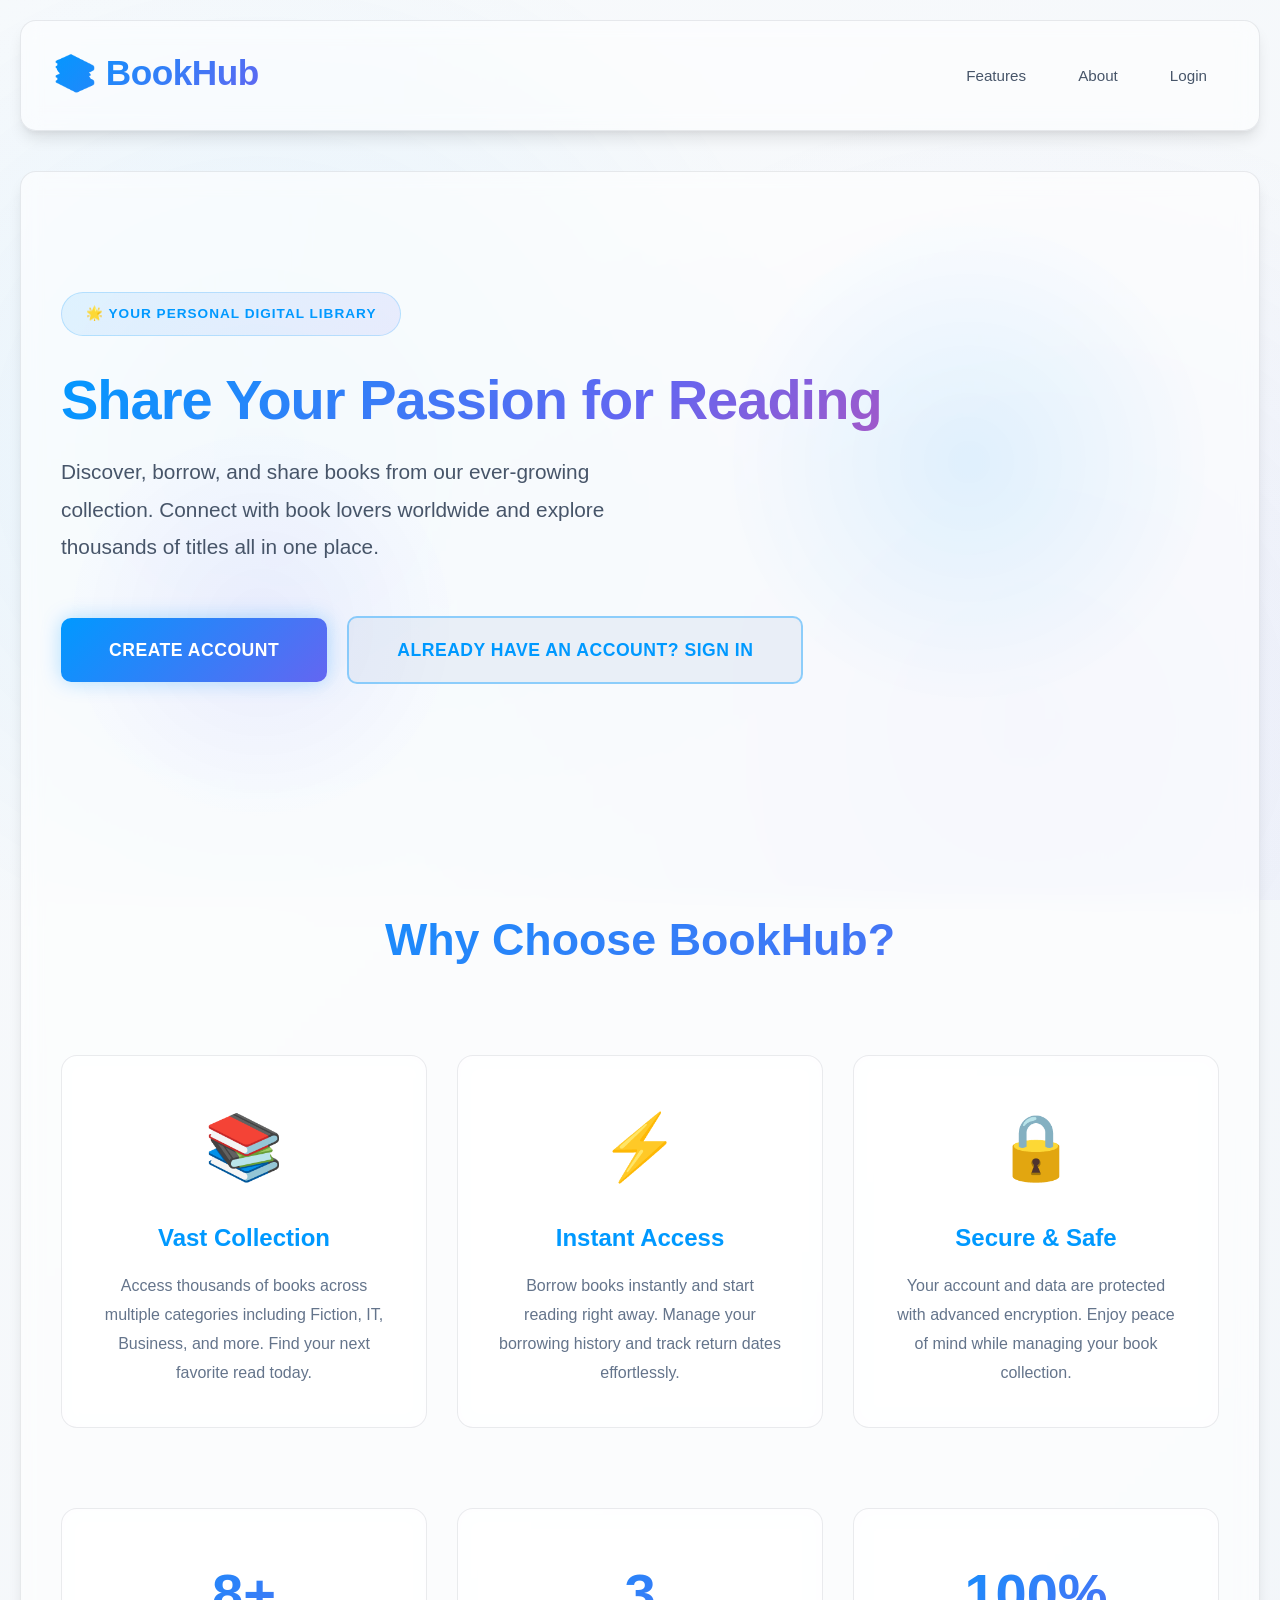
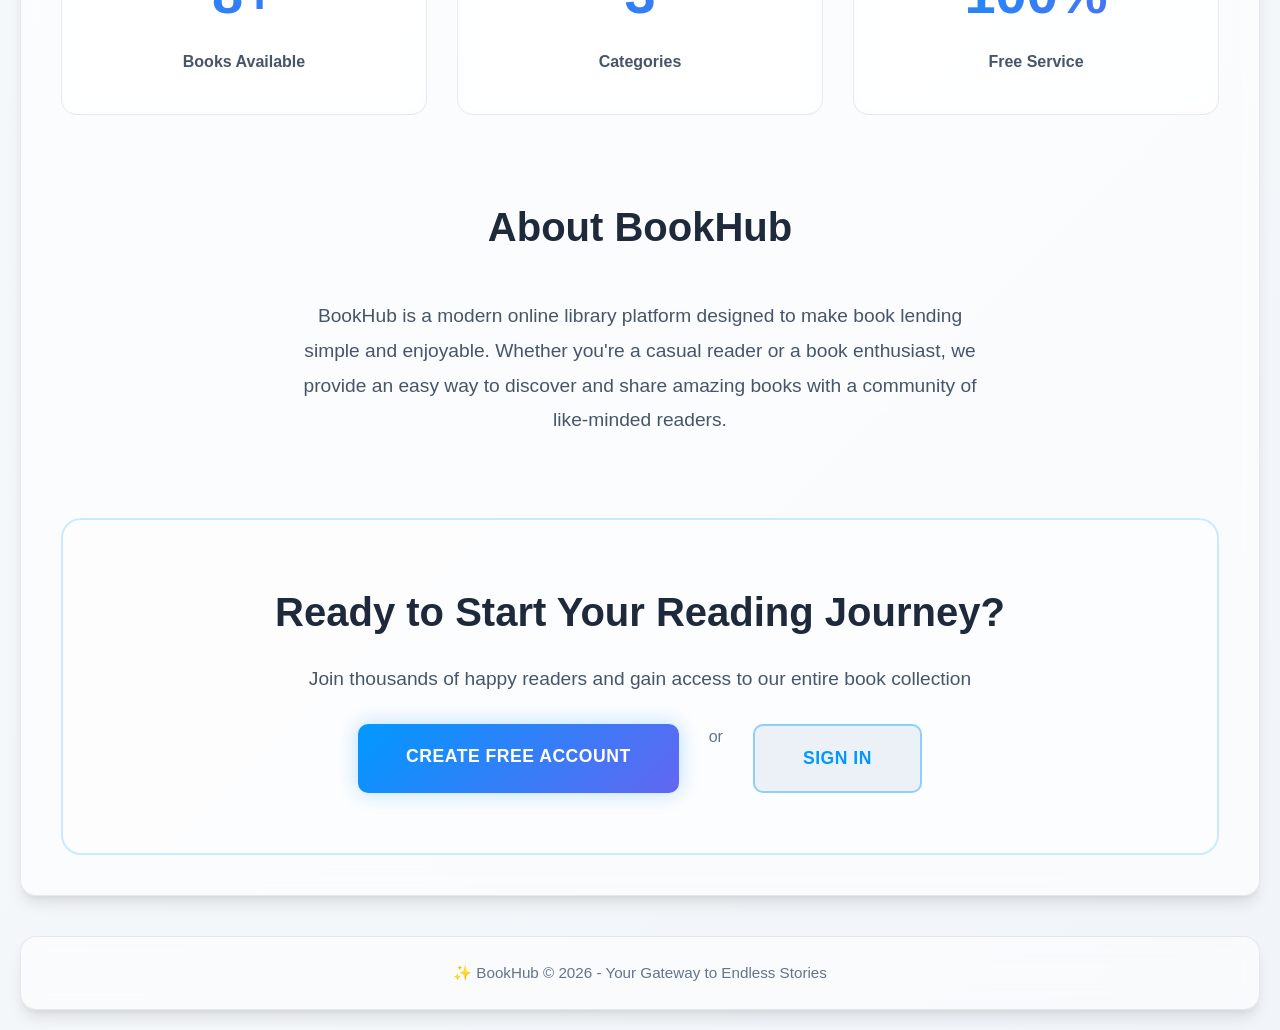
<file: index.html>
<!DOCTYPE html>
<html lang="en">
<head>
    <meta charset="UTF-8">
    <meta name="viewport" content="width=device-width, initial-scale=1.0">
    <title>Online Book Lending System - Share Your Library</title>
    <link rel="stylesheet" href="styles.css">
    <style>
        .hero-background {
            position: relative;
            padding: 80px 0;
        }

        .hero-background::after {
            content: '';
            position: absolute;
            top: 0;
            right: 0;
            width: 500px;
            height: 500px;
            background: radial-gradient(circle, rgba(0, 153, 255, 0.1) 0%, transparent 70%);
            border-radius: 50%;
            animation: float 6s ease-in-out infinite;
        }

        .hero-background::before {
            content: '';
            position: absolute;
            bottom: 0;
            left: 0;
            width: 400px;
            height: 400px;
            background: radial-gradient(circle, rgba(99, 102, 241, 0.1) 0%, transparent 70%);
            border-radius: 50%;
            animation: float 8s ease-in-out infinite reverse;
        }

        .hero-content {
            position: relative;
            z-index: 2;
        }

        .tagline {
            display: inline-block;
            padding: 10px 24px;
            background: linear-gradient(135deg, rgba(0, 153, 255, 0.1) 0%, rgba(99, 102, 241, 0.1) 100%);
            border-radius: 30px;
            color: var(--primary);
            font-weight: 700;
            margin-bottom: 30px;
            border: 1px solid rgba(0, 153, 255, 0.2);
            animation: slideInDown 0.8s ease;
            text-transform: uppercase;
            letter-spacing: 1px;
            font-size: 0.85rem;
        }

        .hero-title {
            font-size: 4.5rem;
            font-weight: 900;
            line-height: 1.1;
            margin-bottom: 25px;
            background: linear-gradient(135deg, var(--primary) 0%, var(--secondary) 50%, var(--accent) 100%);
            -webkit-background-clip: text;
            -webkit-text-fill-color: transparent;
            background-clip: text;
            animation: slideInDown 0.8s ease 0.1s both;
        }

        .hero-description {
            font-size: 1.4rem;
            line-height: 1.8;
            color: var(--text-secondary);
            max-width: 600px;
            margin-bottom: 50px;
            animation: slideInUp 0.8s ease 0.2s both;
        }

        .cta-section {
            display: flex;
            gap: 20px;
            align-items: center;
            flex-wrap: wrap;
            margin-bottom: 60px;
            animation: slideInUp 0.8s ease 0.3s both;
        }

        .btn-large {
            padding: 18px 48px;
            font-size: 1.1rem;
        }

        .features-grid {
            display: grid;
            grid-template-columns: repeat(auto-fit, minmax(280px, 1fr));
            gap: 30px;
            margin: 80px 0;
        }

        .feature-item {
            padding: 40px;
            background: rgba(255, 255, 255, 0.5);
            backdrop-filter: blur(10px);
            border-radius: 16px;
            border: 1px solid rgba(51, 65, 85, 0.1);
            text-align: center;
            transition: all 0.4s ease;
            animation: slideInUp 0.8s ease;
        }

        .feature-item:nth-child(1) {
            animation-delay: 0.4s;
        }

        .feature-item:nth-child(2) {
            animation-delay: 0.5s;
        }

        .feature-item:nth-child(3) {
            animation-delay: 0.6s;
        }

        .feature-item:hover {
            transform: translateY(-10px);
            border-color: rgba(0, 153, 255, 0.2);
            box-shadow: 0 10px 30px rgba(0, 153, 255, 0.1);
        }

        .feature-icon-large {
            font-size: 4rem;
            margin-bottom: 20px;
            display: inline-block;
            animation: float 3s ease-in-out infinite;
        }

        .feature-item h3 {
            font-size: 1.5rem;
            font-weight: 700;
            margin-bottom: 15px;
            color: var(--primary);
        }

        .feature-item p {
            color: var(--text-tertiary);
            line-height: 1.8;
        }

        .stats-section {
            display: grid;
            grid-template-columns: repeat(auto-fit, minmax(200px, 1fr));
            gap: 30px;
            margin: 80px 0;
            text-align: center;
        }

        .stat-box {
            padding: 40px 20px;
            background: rgba(255, 255, 255, 0.5);
            backdrop-filter: blur(10px);
            border-radius: 16px;
            border: 1px solid rgba(51, 65, 85, 0.1);
            animation: slideInUp 0.8s ease;
        }

        .stat-box:nth-child(1) {
            animation-delay: 0.4s;
        }

        .stat-box:nth-child(2) {
            animation-delay: 0.5s;
        }

        .stat-box:nth-child(3) {
            animation-delay: 0.6s;
        }

        .stat-number {
            font-size: 3.5rem;
            font-weight: 900;
            background: linear-gradient(135deg, var(--primary) 0%, var(--secondary) 100%);
            -webkit-background-clip: text;
            -webkit-text-fill-color: transparent;
            background-clip: text;
            margin-bottom: 10px;
        }

        .stat-label {
            color: var(--text-secondary);
            font-weight: 600;
        }

        .cta-section-bottom {
            text-align: center;
            padding: 60px 30px;
            background: rgba(255, 255, 255, 0.4);
            border-radius: 20px;
            border: 2px solid rgba(0, 153, 255, 0.2);
            margin-top: 80px;
            animation: slideInUp 0.8s ease 0.4s both;
        }

        .cta-section-bottom h2 {
            font-size: 2.5rem;
            color: var(--text-primary);
            margin-bottom: 20px;
            font-weight: 700;
        }

        .cta-section-bottom p {
            font-size: 1.2rem;
            color: var(--text-secondary);
            margin-bottom: 30px;
        }

        .btn-group {
            display: flex;
            gap: 15px;
            justify-content: center;
            flex-wrap: wrap;
        }

        .separator {
            text-align: center;
            color: var(--text-tertiary);
            font-size: 1rem;
            margin: 0 15px;
        }

        @keyframes slideInDown {
            from {
                opacity: 0;
                transform: translateY(-30px);
            }
            to {
                opacity: 1;
                transform: translateY(0);
            }
        }

        @keyframes slideInUp {
            from {
                opacity: 0;
                transform: translateY(30px);
            }
            to {
                opacity: 1;
                transform: translateY(0);
            }
        }

        @keyframes float {
            0%, 100% { transform: translateY(0px); }
            50% { transform: translateY(-15px); }
        }

        @media (max-width: 768px) {
            .hero-title {
                font-size: 3rem;
            }

            .hero-description {
                font-size: 1.1rem;
            }

            .cta-section {
                flex-direction: column;
                align-items: flex-start;
            }

            .cta-section-bottom h2 {
                font-size: 2rem;
            }
        }
    </style>
</head>
<body>
    <div class="container">
        <header>
            <h1>📚 BookHub</h1>
            <nav>
                <a href="#features">Features</a>
                <a href="#about">About</a>
                <a href="login.html">Login</a>
            </nav>
        </header>
        
        <main>
            <div class="hero-background">
                <div class="hero-content">
                    <div class="tagline">🌟 Your Personal Digital Library</div>
                    
                    <h2 class="hero-title">Share Your Passion for Reading</h2>
                    
                    <p class="hero-description">Discover, borrow, and share books from our ever-growing collection. Connect with book lovers worldwide and explore thousands of titles all in one place.</p>
                    
                    <div class="cta-section">
                        <a href="register.html" class="btn btn-primary btn-large">
                            Create Account
                        </a>
                        <a href="login.html" class="btn btn-secondary btn-large">
                            Already have an account? Sign In
                        </a>
                    </div>
                </div>
            </div>

            <!-- Features Section -->
            <div id="features" style="margin-top: 80px;">
                <h2 style="text-align: center; font-size: 2.8rem; margin-bottom: 60px; background: linear-gradient(135deg, var(--primary) 0%, var(--secondary) 100%); -webkit-background-clip: text; -webkit-text-fill-color: transparent; background-clip: text;">Why Choose BookHub?</h2>
                
                <div class="features-grid">
                    <div class="feature-item">
                        <div class="feature-icon-large">📚</div>
                        <h3>Vast Collection</h3>
                        <p>Access thousands of books across multiple categories including Fiction, IT, Business, and more. Find your next favorite read today.</p>
                    </div>
                    
                    <div class="feature-item">
                        <div class="feature-icon-large">⚡</div>
                        <h3>Instant Access</h3>
                        <p>Borrow books instantly and start reading right away. Manage your borrowing history and track return dates effortlessly.</p>
                    </div>
                    
                    <div class="feature-item">
                        <div class="feature-icon-large">🔒</div>
                        <h3>Secure & Safe</h3>
                        <p>Your account and data are protected with advanced encryption. Enjoy peace of mind while managing your book collection.</p>
                    </div>
                </div>
            </div>

            <!-- Stats Section -->
            <div class="stats-section" style="margin-top: 80px;">
                <div class="stat-box">
                    <div class="stat-number">8+</div>
                    <div class="stat-label">Books Available</div>
                </div>
                <div class="stat-box">
                    <div class="stat-number">3</div>
                    <div class="stat-label">Categories</div>
                </div>
                <div class="stat-box">
                    <div class="stat-number">100%</div>
                    <div class="stat-label">Free Service</div>
                </div>
            </div>

            <!-- Testimonial Section -->
            <div id="about" style="margin-top: 80px; text-align: center;">
                <h2 style="font-size: 2.5rem; margin-bottom: 40px; color: var(--text-primary);">About BookHub</h2>
                <p style="font-size: 1.2rem; color: var(--text-secondary); max-width: 700px; margin: 0 auto; line-height: 1.8;">
                    BookHub is a modern online library platform designed to make book lending simple and enjoyable. Whether you're a casual reader or a book enthusiast, we provide an easy way to discover and share amazing books with a community of like-minded readers.
                </p>
            </div>

            <!-- Final CTA Section -->
            <div class="cta-section-bottom">
                <h2>Ready to Start Your Reading Journey?</h2>
                <p>Join thousands of happy readers and gain access to our entire book collection</p>
                <div class="btn-group">
                    <a href="register.html" class="btn btn-primary btn-large">Create Free Account</a>
                    <span class="separator">or</span>
                    <a href="login.html" class="btn btn-secondary btn-large">Sign In</a>
                </div>
            </div>
        </main>
        
        <footer>
            <p>✨ BookHub © 2026 - Your Gateway to Endless Stories</p>
        </footer>
    </div>
</body>
</html>
</file>
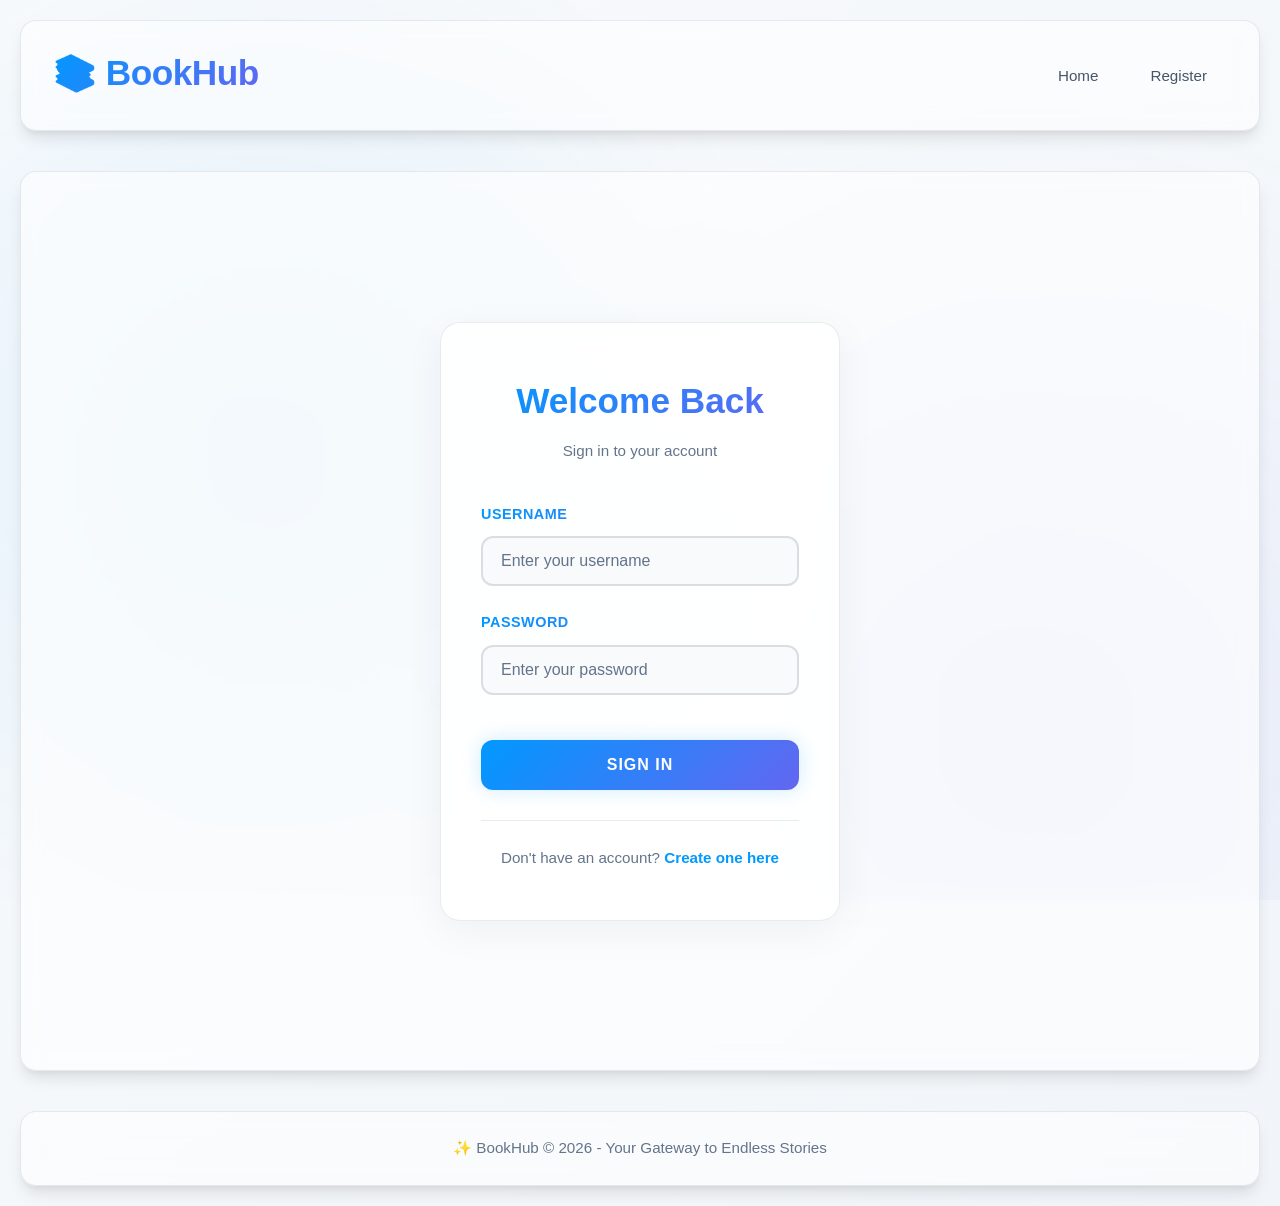
<file: books.html>
<!DOCTYPE html>
<html lang="en">
<head>
    <meta charset="UTF-8">
    <meta name="viewport" content="width=device-width, initial-scale=1.0">
    <title>Browse Books - Book Lending System</title>
    <link rel="stylesheet" href="styles.css">
</head>
<body>
    <div class="container">
        <header>
            <h1>📚 Online Book Lending System</h1>
            <nav>
                <span id="welcomeMessage"></span>
                <button id="logoutBtn" class="btn btn-small">Logout</button>
            </nav>
        </header>
        
        <main>
            <div class="books-header">
                <h2>Browse Books</h2>
                <div class="controls">
                    <button id="showAllBooks" class="btn btn-secondary active">All Books</button>
                    <button id="showMyBooks" class="btn btn-secondary">My Borrowed Books</button>
                    <button id="showHistory" class="btn btn-secondary">Borrowing History</button>
                </div>
            </div>
            
            <div class="filter-section">
                <div class="search-bar">
                    <input type="text" id="searchInput" placeholder="Search by title, author, or category...">
                </div>
                <div class="filter-buttons">
                    <button class="filter-btn active" data-category="all">All</button>
                    <button class="filter-btn" data-category="IT">IT</button>
                    <button class="filter-btn" data-category="Fiction">Fiction</button>
                    <button class="filter-btn" data-category="Business">Business</button>
                </div>
            </div>
            
            <!-- All Books View -->
            <div id="allBooksView" class="view-section active">
                <div id="booksGrid" class="books-grid">
                    <!-- Books will be dynamically loaded here -->
                </div>
            </div>
            
            <!-- My Borrowed Books View -->
            <div id="myBooksView" class="view-section">
                <div id="borrowedBooksGrid" class="books-grid">
                    <!-- Borrowed books will be dynamically loaded here -->
                </div>
            </div>
            
            <!-- Borrowing History View -->
            <div id="historyView" class="view-section">
                <div class="history-container">
                    <table class="history-table">
                        <thead>
                            <tr>
                                <th>Book Title</th>
                                <th>Author</th>
                                <th>Borrowed On</th>
                                <th>Status</th>
                                <th>Returned On</th>
                            </tr>
                        </thead>
                        <tbody id="historyTableBody">
                            <!-- History will be dynamically loaded here -->
                        </tbody>
                    </table>
                </div>
            </div>
        </main>
        
        <footer>
            <p>&copy; 2026 Online Book Lending System. All rights reserved.</p>
        </footer>
    </div>
    
    <script src="auth.js"></script>
    <script src="books.js"></script>
    <script src="app.js"></script>
</body>
</html>
</file>
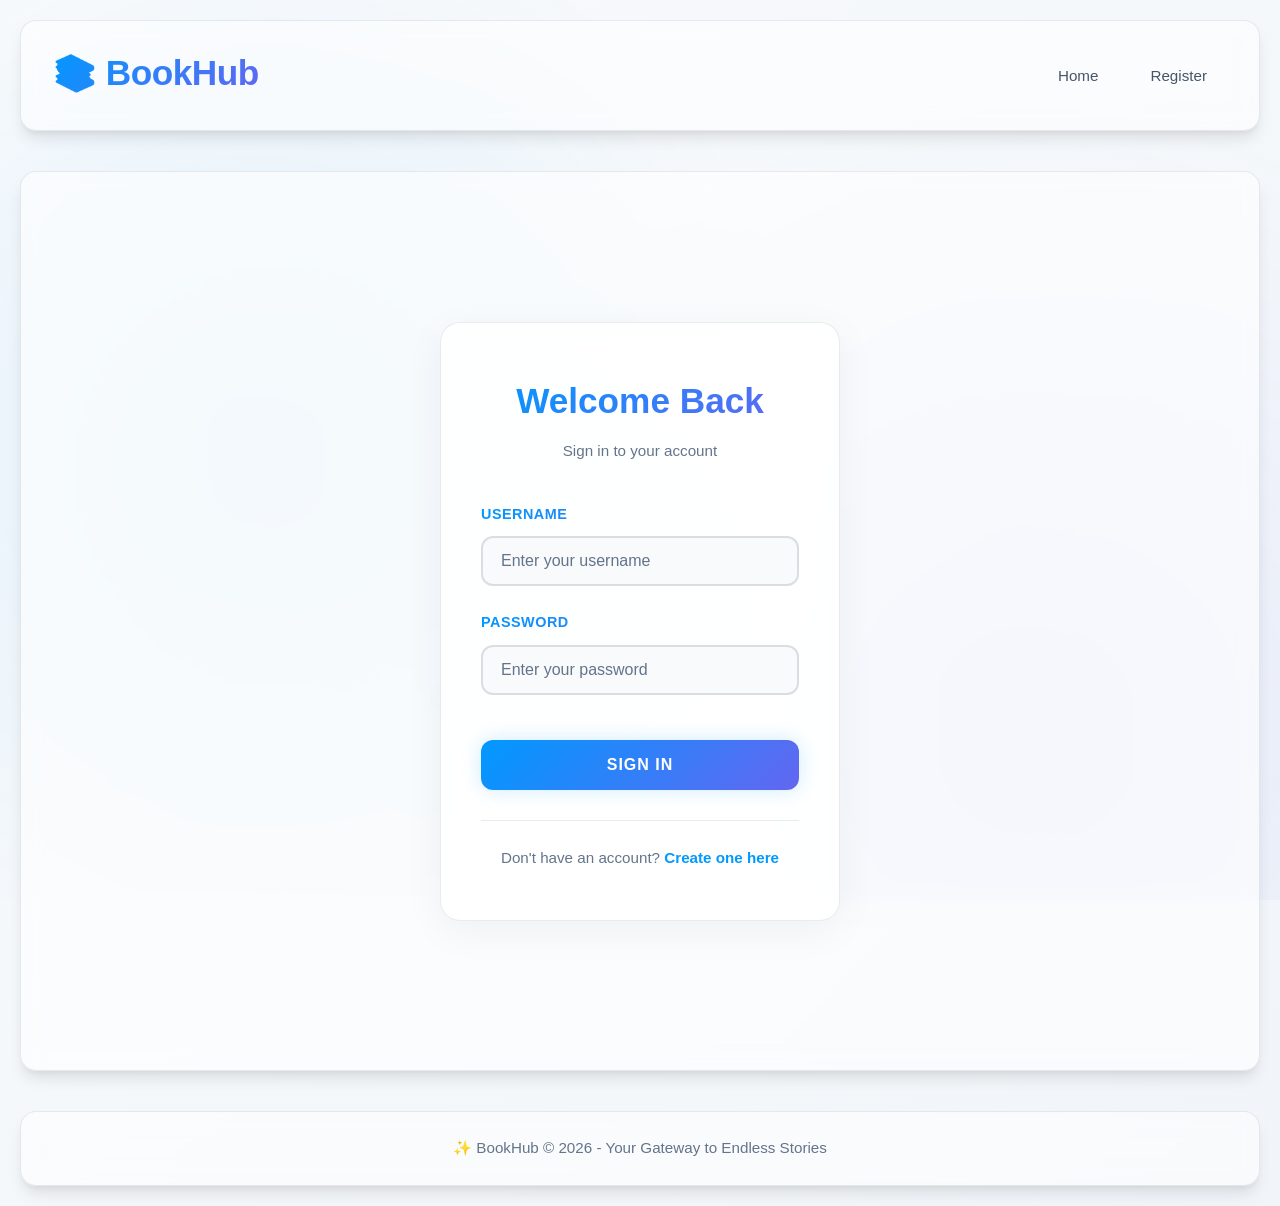
<file: login.html>
<!DOCTYPE html>
<html lang="en">
<head>
    <meta charset="UTF-8">
    <meta name="viewport" content="width=device-width, initial-scale=1.0">
    <title>Login - BookHub</title>
    <link rel="stylesheet" href="styles.css">
    <style>
        .login-container {
            min-height: 100vh;
            display: flex;
            align-items: center;
            justify-content: center;
            padding: 20px;
        }

        .login-card {
            background: rgba(255, 255, 255, 0.7);
            backdrop-filter: blur(10px);
            -webkit-backdrop-filter: blur(10px);
            padding: 50px 40px;
            border-radius: 20px;
            border: 1px solid rgba(51, 65, 85, 0.1);
            box-shadow: 0 10px 40px rgba(0, 0, 0, 0.05);
            max-width: 400px;
            width: 100%;
            animation: slideInUp 0.8s ease;
        }

        .login-header {
            text-align: center;
            margin-bottom: 40px;
        }

        .login-header h2 {
            font-size: 2.2rem;
            font-weight: 700;
            background: linear-gradient(135deg, var(--primary) 0%, var(--secondary) 100%);
            -webkit-background-clip: text;
            -webkit-text-fill-color: transparent;
            background-clip: text;
            margin-bottom: 10px;
        }

        .login-header p {
            color: var(--text-tertiary);
            font-size: 0.95rem;
        }

        .form-group {
            margin-bottom: 25px;
        }

        .form-group label {
            display: block;
            margin-bottom: 10px;
            font-weight: 700;
            font-size: 0.9rem;
            text-transform: uppercase;
            letter-spacing: 0.5px;
            background: linear-gradient(135deg, var(--primary) 0%, var(--secondary) 100%);
            -webkit-background-clip: text;
            -webkit-text-fill-color: transparent;
            background-clip: text;
        }

        .form-group input {
            width: 100%;
            padding: 14px 18px;
            border: 2px solid rgba(51, 65, 85, 0.15);
            border-radius: 12px;
            font-size: 1rem;
            background: rgba(248, 250, 252, 0.9);
            color: var(--text-primary);
            transition: all 0.3s ease;
            font-weight: 500;
        }

        .form-group input::placeholder {
            color: var(--text-tertiary);
        }

        .form-group input:focus {
            outline: none;
            border-color: var(--primary);
            background: rgba(255, 255, 255, 1);
            box-shadow: 0 0 20px rgba(0, 153, 255, 0.15), inset 0 0 0 1px rgba(0, 153, 255, 0.1);
        }

        .form-group input.error {
            border-color: var(--danger);
            background: rgba(239, 68, 68, 0.05);
        }

        .form-group input.error:focus {
            box-shadow: 0 0 20px rgba(239, 68, 68, 0.15), inset 0 0 0 1px rgba(239, 68, 68, 0.1);
        }

        .error-message {
            color: var(--danger);
            font-size: 0.8rem;
            margin-top: 8px;
            font-weight: 600;
            text-transform: uppercase;
            letter-spacing: 0.3px;
            display: none;
        }

        .error-message.show {
            display: block;
        }

        .login-button {
            width: 100%;
            padding: 16px;
            background: linear-gradient(135deg, var(--primary) 0%, var(--secondary) 100%);
            color: var(--white);
            border: none;
            border-radius: 12px;
            font-size: 1rem;
            font-weight: 700;
            text-transform: uppercase;
            letter-spacing: 1px;
            cursor: pointer;
            transition: all 0.3s ease;
            box-shadow: 0 0 20px rgba(0, 153, 255, 0.2);
            position: relative;
            overflow: hidden;
            margin-top: 20px;
        }

        .login-button::before {
            content: '';
            position: absolute;
            top: 50%;
            left: 50%;
            width: 0;
            height: 0;
            border-radius: 50%;
            background: rgba(255, 255, 255, 0.3);
            transform: translate(-50%, -50%);
            transition: width 0.6s, height 0.6s;
        }

        .login-button:hover {
            transform: translateY(-2px);
            box-shadow: 0 0 30px rgba(0, 153, 255, 0.4);
        }

        .login-button:active::before {
            width: 300px;
            height: 300px;
        }

        .login-button:disabled {
            opacity: 0.6;
            cursor: not-allowed;
            transform: none;
        }

        .success-message {
            background: rgba(16, 185, 129, 0.1);
            color: #059669;
            padding: 16px 20px;
            border-radius: 12px;
            border: 1px solid rgba(16, 185, 129, 0.25);
            margin-bottom: 20px;
            display: none;
            animation: slideInDown 0.3s ease;
        }

        .success-message.show {
            display: block;
        }

        .login-footer {
            text-align: center;
            margin-top: 30px;
            padding-top: 25px;
            border-top: 1px solid rgba(51, 65, 85, 0.1);
        }

        .login-footer p {
            color: var(--text-tertiary);
            font-size: 0.95rem;
        }

        .login-footer a {
            color: var(--primary);
            text-decoration: none;
            font-weight: 700;
            transition: all 0.3s ease;
            position: relative;
        }

        .login-footer a::after {
            content: '';
            position: absolute;
            bottom: -2px;
            left: 0;
            width: 0;
            height: 2px;
            background: linear-gradient(135deg, var(--primary) 0%, var(--secondary) 100%);
            transition: width 0.3s ease;
        }

        .login-footer a:hover::after {
            width: 100%;
        }

        @keyframes slideInUp {
            from {
                opacity: 0;
                transform: translateY(30px);
            }
            to {
                opacity: 1;
                transform: translateY(0);
            }
        }

        @keyframes slideInDown {
            from {
                opacity: 0;
                transform: translateY(-30px);
            }
            to {
                opacity: 1;
                transform: translateY(0);
            }
        }

        @media (max-width: 480px) {
            .login-card {
                padding: 30px 20px;
            }

            .login-header h2 {
                font-size: 1.8rem;
            }
        }
    </style>
</head>
<body>
    <div class="container">
        <header>
            <h1>📚 BookHub</h1>
            <nav>
                <a href="index.html">Home</a>
                <a href="register.html">Register</a>
            </nav>
        </header>

        <main class="login-container">
            <div class="login-card">
                <div class="login-header">
                    <h2>Welcome Back</h2>
                    <p>Sign in to your account</p>
                </div>

                <div class="success-message" id="successMessage">
                    ✨ Login successful! Redirecting...
                </div>

                <form id="loginForm" novalidate>
                    <div class="form-group">
                        <label for="username">Username</label>
                        <input 
                            type="text" 
                            id="username" 
                            name="username" 
                            placeholder="Enter your username"
                            required
                            autocomplete="username"
                        >
                        <div class="error-message" id="usernameError"></div>
                    </div>

                    <div class="form-group">
                        <label for="password">Password</label>
                        <input 
                            type="password" 
                            id="password" 
                            name="password" 
                            placeholder="Enter your password"
                            required
                            autocomplete="current-password"
                        >
                        <div class="error-message" id="passwordError"></div>
                    </div>

                    <button type="submit" class="login-button" id="loginBtn">
                        Sign In
                    </button>
                </form>

                <div class="login-footer">
                    <p>Don't have an account? <a href="register.html">Create one here</a></p>
                </div>
            </div>
        </main>

        <footer>
            <p>✨ BookHub © 2026 - Your Gateway to Endless Stories</p>
        </footer>
    </div>

    <script src="auth.js"></script>
    <script src="app.js"></script>
</body>
</html>
</file>
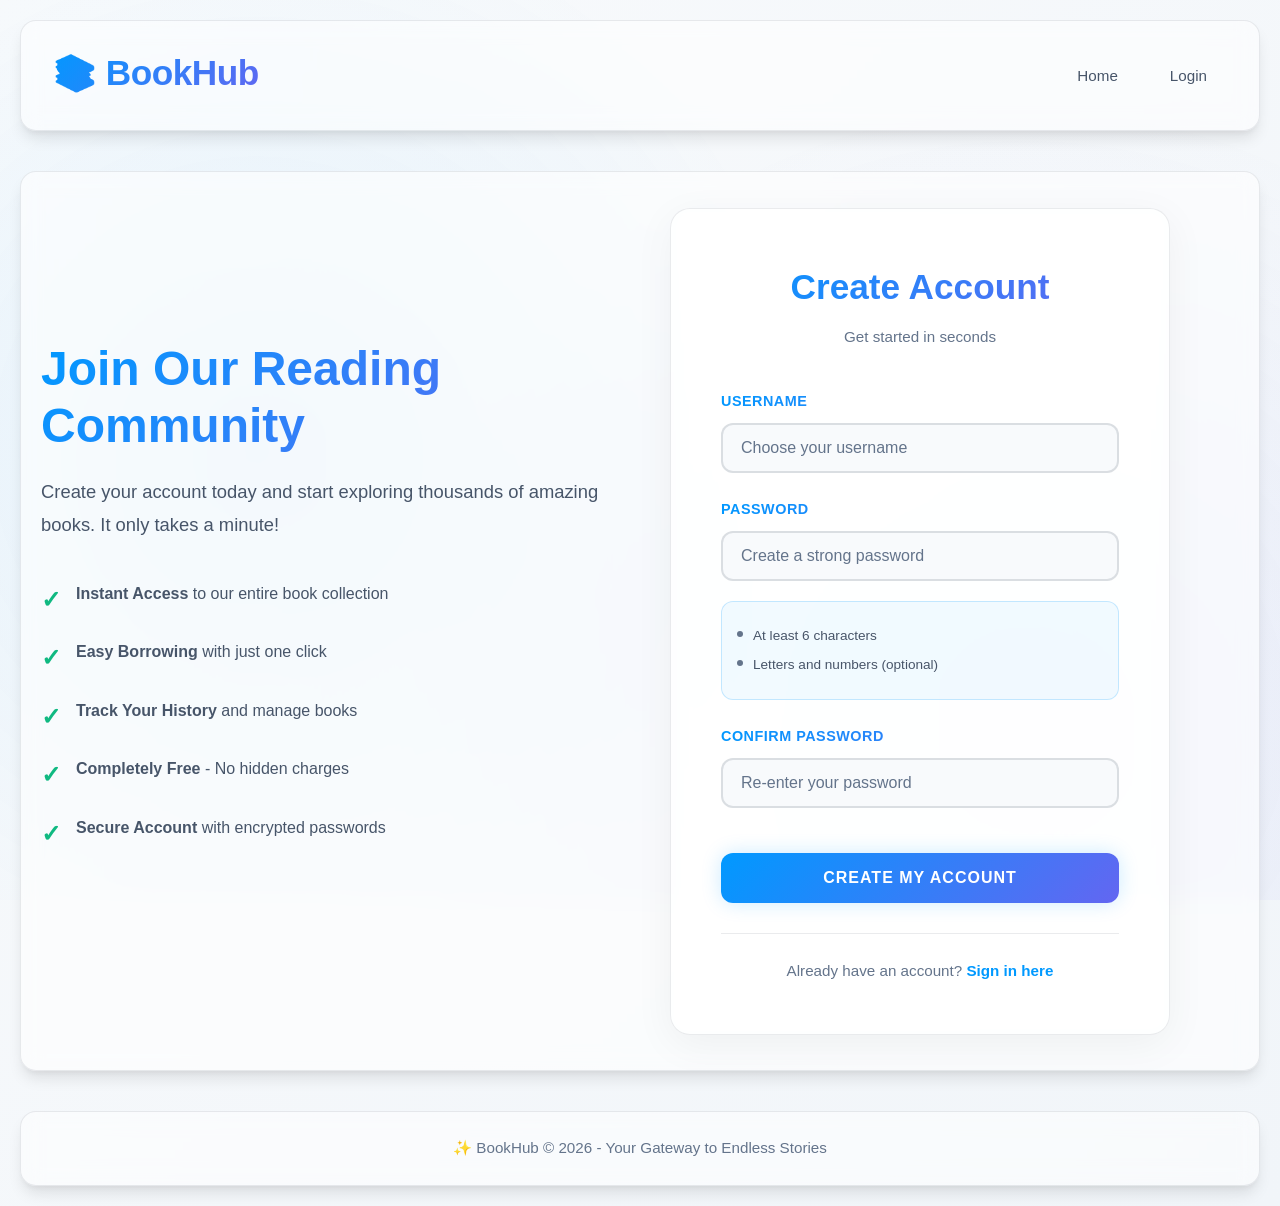
<file: register.html>
<!DOCTYPE html>
<html lang="en">
<head>
    <meta charset="UTF-8">
    <meta name="viewport" content="width=device-width, initial-scale=1.0">
    <title>Create Account - BookHub</title>
    <link rel="stylesheet" href="styles.css">
    <style>
        .register-container {
            min-height: 100vh;
            display: flex;
            align-items: center;
            justify-content: center;
            padding: 20px;
        }

        .register-wrapper {
            display: grid;
            grid-template-columns: 1fr 1fr;
            gap: 60px;
            align-items: center;
            max-width: 1200px;
            width: 100%;
        }

        .register-content {
            z-index: 2;
        }

        .register-content h1 {
            font-size: 3rem;
            font-weight: 900;
            line-height: 1.2;
            margin-bottom: 20px;
            background: linear-gradient(135deg, var(--primary) 0%, var(--secondary) 100%);
            -webkit-background-clip: text;
            -webkit-text-fill-color: transparent;
            background-clip: text;
            animation: slideInLeft 0.8s ease;
        }

        .register-description {
            font-size: 1.15rem;
            color: var(--text-secondary);
            line-height: 1.8;
            margin-bottom: 40px;
            animation: slideInLeft 0.8s ease 0.1s both;
        }

        .benefits-list {
            list-style: none;
            margin-bottom: 50px;
        }

        .benefits-list li {
            display: flex;
            gap: 15px;
            margin-bottom: 20px;
            animation: slideInLeft 0.8s ease 0.2s both;
        }

        .check-icon {
            color: var(--success);
            font-size: 1.5rem;
            font-weight: 700;
            flex-shrink: 0;
        }

        .benefit-text {
            color: var(--text-secondary);
            font-size: 1rem;
        }

        .form-wrapper {
            animation: slideInRight 0.8s ease;
        }

        .form-card {
            background: rgba(255, 255, 255, 0.7);
            backdrop-filter: blur(10px);
            -webkit-backdrop-filter: blur(10px);
            padding: 50px;
            border-radius: 20px;
            border: 1px solid rgba(51, 65, 85, 0.1);
            box-shadow: 0 10px 40px rgba(0, 0, 0, 0.05);
        }

        .form-header {
            text-align: center;
            margin-bottom: 40px;
        }

        .form-header h2 {
            font-size: 2.2rem;
            font-weight: 700;
            color: var(--text-primary);
            margin-bottom: 10px;
        }

        .form-header p {
            color: var(--text-tertiary);
            font-size: 0.95rem;
        }

        .form-group {
            margin-bottom: 25px;
        }

        .form-group label {
            display: block;
            margin-bottom: 10px;
            font-weight: 700;
            font-size: 0.9rem;
            text-transform: uppercase;
            letter-spacing: 0.5px;
            background: linear-gradient(135deg, var(--primary) 0%, var(--secondary) 100%);
            -webkit-background-clip: text;
            -webkit-text-fill-color: transparent;
            background-clip: text;
        }

        .form-group input {
            width: 100%;
            padding: 14px 18px;
            border: 2px solid rgba(51, 65, 85, 0.15);
            border-radius: 12px;
            font-size: 1rem;
            background: rgba(248, 250, 252, 0.9);
            color: var(--text-primary);
            transition: all 0.3s ease;
            font-weight: 500;
        }

        .form-group input::placeholder {
            color: var(--text-tertiary);
        }

        .form-group input:focus {
            outline: none;
            border-color: var(--primary);
            background: rgba(255, 255, 255, 1);
            box-shadow: 0 0 20px rgba(0, 153, 255, 0.15), inset 0 0 0 1px rgba(0, 153, 255, 0.1);
        }

        .form-group input.error {
            border-color: var(--danger);
            background: rgba(239, 68, 68, 0.05);
        }

        .form-group input.error:focus {
            box-shadow: 0 0 20px rgba(239, 68, 68, 0.15), inset 0 0 0 1px rgba(239, 68, 68, 0.1);
        }

        .error-message {
            color: var(--danger);
            font-size: 0.8rem;
            margin-top: 8px;
            font-weight: 600;
            text-transform: uppercase;
            letter-spacing: 0.3px;
            display: none;
        }

        .error-message.show {
            display: block;
        }

        .password-requirements {
            background: rgba(0, 153, 255, 0.05);
            border: 1px solid rgba(0, 153, 255, 0.2);
            border-radius: 12px;
            padding: 15px;
            margin-top: 20px;
            font-size: 0.85rem;
            color: var(--text-secondary);
            margin-bottom: 25px;
        }

        .requirement {
            display: flex;
            gap: 10px;
            margin: 8px 0;
        }

        .requirement-marker {
            width: 6px;
            height: 6px;
            border-radius: 50%;
            background: var(--text-tertiary);
            flex-shrink: 0;
            margin-top: 6px;
            transition: all 0.3s ease;
        }

        .requirement.met .requirement-marker {
            background: var(--success);
        }

        .register-button {
            width: 100%;
            padding: 16px;
            background: linear-gradient(135deg, var(--primary) 0%, var(--secondary) 100%);
            color: var(--white);
            border: none;
            border-radius: 12px;
            font-size: 1rem;
            font-weight: 700;
            text-transform: uppercase;
            letter-spacing: 1px;
            cursor: pointer;
            transition: all 0.3s ease;
            box-shadow: 0 0 20px rgba(0, 153, 255, 0.2);
            position: relative;
            overflow: hidden;
            margin-top: 20px;
        }

        .register-button::before {
            content: '';
            position: absolute;
            top: 50%;
            left: 50%;
            width: 0;
            height: 0;
            border-radius: 50%;
            background: rgba(255, 255, 255, 0.3);
            transform: translate(-50%, -50%);
            transition: width 0.6s, height 0.6s;
        }

        .register-button:hover {
            transform: translateY(-2px);
            box-shadow: 0 0 30px rgba(0, 153, 255, 0.4);
        }

        .register-button:active::before {
            width: 300px;
            height: 300px;
        }

        .register-button:disabled {
            opacity: 0.6;
            cursor: not-allowed;
            transform: none;
        }

        .form-footer {
            text-align: center;
            margin-top: 30px;
            padding-top: 25px;
            border-top: 1px solid rgba(51, 65, 85, 0.1);
        }

        .form-footer p {
            color: var(--text-tertiary);
            font-size: 0.95rem;
        }

        .form-footer a {
            color: var(--primary);
            text-decoration: none;
            font-weight: 700;
            transition: all 0.3s ease;
            position: relative;
        }

        .form-footer a::after {
            content: '';
            position: absolute;
            bottom: -2px;
            left: 0;
            width: 0;
            height: 2px;
            background: linear-gradient(135deg, var(--primary) 0%, var(--secondary) 100%);
            transition: width 0.3s ease;
        }

        .form-footer a:hover::after {
            width: 100%;
        }

        .success-message {
            background: rgba(16, 185, 129, 0.1);
            color: #059669;
            padding: 16px 20px;
            border-radius: 12px;
            border: 1px solid rgba(16, 185, 129, 0.25);
            margin-bottom: 20px;
            display: none;
            animation: slideInDown 0.3s ease;
        }

        .success-message.show {
            display: block;
        }

        @keyframes slideInLeft {
            from {
                opacity: 0;
                transform: translateX(-30px);
            }
            to {
                opacity: 1;
                transform: translateX(0);
            }
        }

        @keyframes slideInRight {
            from {
                opacity: 0;
                transform: translateX(30px);
            }
            to {
                opacity: 1;
                transform: translateX(0);
            }
        }

        @media (max-width: 768px) {
            .register-wrapper {
                grid-template-columns: 1fr;
                gap: 40px;
            }

            .register-content h1 {
                font-size: 2.2rem;
            }

            .form-card {
                padding: 40px 30px;
            }

            .register-content {
                text-align: center;
            }

            .benefits-list li {
                justify-content: center;
            }
        }

        @media (max-width: 480px) {
            .register-wrapper {
                padding-top: 40px;
            }

            .form-card {
                padding: 30px 20px;
            }

            .form-header h2 {
                font-size: 1.8rem;
            }

            .register-content h1 {
                font-size: 1.8rem;
            }
        }
    </style>
</head>
<body>
    <div class="container">
        <header>
            <h1>📚 BookHub</h1>
            <nav>
                <a href="index.html">Home</a>
                <a href="login.html">Login</a>
            </nav>
        </header>

        <main class="register-container">
            <div class="register-wrapper">
                <!-- Left Side - Content -->
                <div class="register-content">
                    <h1>Join Our Reading Community</h1>
                    <p class="register-description">Create your account today and start exploring thousands of amazing books. It only takes a minute!</p>
                    
                    <ul class="benefits-list">
                        <li>
                            <span class="check-icon">✓</span>
                            <span class="benefit-text"><strong>Instant Access</strong> to our entire book collection</span>
                        </li>
                        <li>
                            <span class="check-icon">✓</span>
                            <span class="benefit-text"><strong>Easy Borrowing</strong> with just one click</span>
                        </li>
                        <li>
                            <span class="check-icon">✓</span>
                            <span class="benefit-text"><strong>Track Your History</strong> and manage books</span>
                        </li>
                        <li>
                            <span class="check-icon">✓</span>
                            <span class="benefit-text"><strong>Completely Free</strong> - No hidden charges</span>
                        </li>
                        <li>
                            <span class="check-icon">✓</span>
                            <span class="benefit-text"><strong>Secure Account</strong> with encrypted passwords</span>
                        </li>
                    </ul>
                </div>

                <!-- Right Side - Form -->
                <div class="form-wrapper">
                    <div class="form-card">
                        <div class="form-header">
                            <h2>Create Account</h2>
                            <p>Get started in seconds</p>
                        </div>

                        <div class="success-message" id="successMessage">
                            ✨ Account created successfully! Redirecting to login...
                        </div>

                        <form id="registerForm" novalidate>
                            <!-- Username Field -->
                            <div class="form-group">
                                <label for="username">Username</label>
                                <input 
                                    type="text" 
                                    id="username" 
                                    name="username" 
                                    placeholder="Choose your username"
                                    required
                                    autocomplete="username"
                                >
                                <div class="error-message" id="usernameError"></div>
                            </div>

                            <!-- Password Field -->
                            <div class="form-group">
                                <label for="password">Password</label>
                                <input 
                                    type="password" 
                                    id="password" 
                                    name="password" 
                                    placeholder="Create a strong password"
                                    required
                                    autocomplete="new-password"
                                >
                                <div class="error-message" id="passwordError"></div>

                                <div class="password-requirements">
                                    <div class="requirement" id="req-length">
                                        <span class="requirement-marker"></span>
                                        <span>At least 6 characters</span>
                                    </div>
                                    <div class="requirement" id="req-char">
                                        <span class="requirement-marker"></span>
                                        <span>Letters and numbers (optional)</span>
                                    </div>
                                </div>
                            </div>

                            <!-- Confirm Password Field -->
                            <div class="form-group">
                                <label for="confirmPassword">Confirm Password</label>
                                <input 
                                    type="password" 
                                    id="confirmPassword" 
                                    name="confirmPassword" 
                                    placeholder="Re-enter your password"
                                    required
                                    autocomplete="new-password"
                                >
                                <div class="error-message" id="confirmPasswordError"></div>
                            </div>

                            <!-- Submit Button -->
                            <button type="submit" class="register-button" id="registerBtn">
                                Create My Account
                            </button>
                        </form>

                        <!-- Footer -->
                        <div class="form-footer">
                            <p>Already have an account? <a href="login.html">Sign in here</a></p>
                        </div>
                    </div>
                </div>
            </div>
        </main>

        <footer>
            <p>✨ BookHub © 2026 - Your Gateway to Endless Stories</p>
        </footer>
    </div>

    <script src="auth.js"></script>
    <script src="app.js"></script>
    <script>
        // Password strength indicator (runs on all register pages)
        document.addEventListener('DOMContentLoaded', function() {
            const passwordInput = document.getElementById('password');
            if (!passwordInput) return;
            
            const reqLength = document.getElementById('req-length');
            const reqChar = document.getElementById('req-char');

            passwordInput.addEventListener('input', function() {
                // Check length
                if (this.value.length >= 6) {
                    reqLength.classList.add('met');
                } else {
                    reqLength.classList.remove('met');
                }

                // Check for characters
                if (/[a-zA-Z0-9]/.test(this.value)) {
                    reqChar.classList.add('met');
                } else {
                    reqChar.classList.remove('met');
                }
            });
        });
    </script>
</body>
</html>
</file>
<file: styles.css>
/* Global Styles */
* {
    margin: 0;
    padding: 0;
    box-sizing: border-box;
}

:root {
    --primary: #0099ff;
    --primary-dark: #0077cc;
    --secondary: #6366f1;
    --secondary-dark: #4f46e5;
    --accent: #ec4899;
    --success: #10b981;
    --warning: #f59e0b;
    --danger: #ef4444;
    --bg-primary: #f8fafc;
    --bg-secondary: #f1f5f9;
    --bg-tertiary: #e2e8f0;
    --card-bg: rgba(255, 255, 255, 0.7);
    --card-border: rgba(51, 65, 85, 0.1);
    --white: #ffffff;
    --text-primary: #1e293b;
    --text-secondary: #475569;
    --text-tertiary: #64748b;
    --shadow-sm: 0 1px 2px 0 rgba(0, 0, 0, 0.05);
    --shadow-md: 0 4px 6px -1px rgba(0, 0, 0, 0.08), 0 2px 4px -1px rgba(0, 0, 0, 0.04);
    --shadow-lg: 0 10px 15px -3px rgba(0, 0, 0, 0.1), 0 4px 6px -2px rgba(0, 0, 0, 0.05);
    --shadow-xl: 0 20px 25px -5px rgba(0, 0, 0, 0.15), 0 10px 10px -5px rgba(0, 0, 0, 0.04);
    --glow: 0 0 20px rgba(0, 153, 255, 0.2);
}

body {
    font-family: -apple-system, BlinkMacSystemFont, 'Segoe UI', 'Roboto', 'Oxygen', 'Ubuntu', 'Cantarell', sans-serif;
    background: linear-gradient(135deg, var(--bg-primary) 0%, var(--bg-secondary) 100%);
    min-height: 100vh;
    color: var(--text-primary);
    line-height: 1.6;
    overflow-x: hidden;
    position: relative;
}

/* Animated background */
body::before {
    content: '';
    position: fixed;
    top: 0;
    left: 0;
    width: 100%;
    height: 100%;
    background: 
        radial-gradient(circle at 20% 50%, rgba(0, 153, 255, 0.08) 0%, transparent 50%),
        radial-gradient(circle at 80% 80%, rgba(99, 102, 241, 0.08) 0%, transparent 50%);
    pointer-events: none;
    z-index: 0;
}

.container {
    max-width: 1400px;
    margin: 0 auto;
    padding: 20px;
    position: relative;
    z-index: 1;
}

/* Header Styles */
header {
    background: rgba(255, 255, 255, 0.5);
    backdrop-filter: blur(10px);
    -webkit-backdrop-filter: blur(10px);
    padding: 24px 32px;
    border-radius: 16px;
    margin-bottom: 40px;
    border: 1px solid var(--card-border);
    box-shadow: var(--shadow-lg);
    display: flex;
    justify-content: space-between;
    align-items: center;
    flex-wrap: wrap;
    transition: all 0.3s ease;
}

header:hover {
    border-color: rgba(0, 153, 255, 0.2);
    box-shadow: var(--shadow-xl), var(--glow);
}

header h1 {
    background: linear-gradient(135deg, var(--primary) 0%, var(--secondary) 100%);
    -webkit-background-clip: text;
    -webkit-text-fill-color: transparent;
    background-clip: text;
    font-size: 2.2rem;
    font-weight: 700;
    margin-bottom: 5px;
    letter-spacing: -0.5px;
}

.subtitle {
    color: var(--text-tertiary);
    font-size: 0.95rem;
    font-weight: 500;
}

nav {
    display: flex;
    gap: 12px;
    align-items: center;
    flex-wrap: wrap;
}

nav a {
    color: var(--text-secondary);
    text-decoration: none;
    padding: 10px 20px;
    border-radius: 8px;
    transition: all 0.3s ease;
    font-weight: 500;
    font-size: 0.95rem;
    position: relative;
    overflow: hidden;
}

nav a::before {
    content: '';
    position: absolute;
    top: 0;
    left: -100%;
    width: 100%;
    height: 100%;
    background: rgba(0, 153, 255, 0.1);
    transition: left 0.3s ease;
    border-radius: 8px;
    z-index: -1;
}

nav a:hover::before {
    left: 0;
}

nav a:hover {
    color: var(--primary);
    text-shadow: 0 0 10px rgba(0, 153, 255, 0.2);
}

#welcomeMessage {
    color: var(--primary);
    font-weight: 600;
    margin-right: 15px;
    background: linear-gradient(135deg, var(--primary) 0%, var(--secondary) 100%);
    -webkit-background-clip: text;
    -webkit-text-fill-color: transparent;
    background-clip: text;
}

/* Footer Styles */
footer {
    background: rgba(255, 255, 255, 0.5);
    backdrop-filter: blur(10px);
    -webkit-backdrop-filter: blur(10px);
    padding: 24px;
    border-radius: 16px;
    margin-top: 40px;
    text-align: center;
    border: 1px solid var(--card-border);
    box-shadow: var(--shadow-lg);
}

footer p {
    color: var(--text-tertiary);
    font-size: 0.95rem;
}

/* Main Content */
main {
    background: rgba(255, 255, 255, 0.6);
    backdrop-filter: blur(10px);
    -webkit-backdrop-filter: blur(10px);
    padding: 40px;
    border-radius: 16px;
    border: 1px solid var(--card-border);
    box-shadow: var(--shadow-lg);
    min-height: 400px;
    transition: all 0.3s ease;
}

/* Hero Section */
.hero-section {
    text-align: center;
}

.hero-content h2 {
    font-size: 3.5rem;
    font-weight: 800;
    margin-bottom: 20px;
    background: linear-gradient(135deg, var(--primary) 0%, var(--secondary) 50%, var(--accent) 100%);
    -webkit-background-clip: text;
    -webkit-text-fill-color: transparent;
    background-clip: text;
    letter-spacing: -1px;
    line-height: 1.2;
    animation: slideInDown 0.8s ease;
}

@keyframes slideInDown {
    from {
        opacity: 0;
        transform: translateY(-30px);
    }
    to {
        opacity: 1;
        transform: translateY(0);
    }
}

.hero-content > p {
    color: var(--text-secondary);
    font-size: 1.3rem;
    margin-bottom: 50px;
    font-weight: 500;
    animation: slideInUp 0.8s ease 0.2s both;
}

@keyframes slideInUp {
    from {
        opacity: 0;
        transform: translateY(30px);
    }
    to {
        opacity: 1;
        transform: translateY(0);
    }
}

.features {
    display: grid;
    grid-template-columns: repeat(auto-fit, minmax(280px, 1fr));
    gap: 30px;
    margin: 60px 0;
}

.feature-card {
    padding: 40px;
    background: rgba(255, 255, 255, 0.6);
    backdrop-filter: blur(10px);
    -webkit-backdrop-filter: blur(10px);
    border-radius: 16px;
    border: 1px solid var(--card-border);
    transition: all 0.4s ease;
    position: relative;
    overflow: hidden;
}

.feature-card::before {
    content: '';
    position: absolute;
    top: -50%;
    right: -50%;
    width: 300px;
    height: 300px;
    background: radial-gradient(circle, rgba(0, 153, 255, 0.15) 0%, transparent 70%);
    transition: all 0.4s ease;
}

.feature-card:hover {
    transform: translateY(-10px);
    border-color: rgba(0, 153, 255, 0.3);
    box-shadow: var(--shadow-xl), var(--glow);
}

.feature-card:hover::before {
    top: -30%;
    right: -30%;
}

.feature-icon {
    font-size: 3.5rem;
    margin-bottom: 20px;
    display: inline-block;
    animation: float 3s ease-in-out infinite;
}

@keyframes float {
    0%, 100% { transform: translateY(0px); }
    50% { transform: translateY(-10px); }
}

.feature-card h3 {
    background: linear-gradient(135deg, var(--primary) 0%, var(--secondary) 100%);
    -webkit-background-clip: text;
    -webkit-text-fill-color: transparent;
    background-clip: text;
    margin-bottom: 15px;
    font-size: 1.4rem;
    font-weight: 700;
    position: relative;
    z-index: 1;
}

.feature-card p {
    color: var(--text-tertiary);
    position: relative;
    z-index: 1;
    line-height: 1.8;
}

.cta-buttons {
    display: flex;
    gap: 20px;
    justify-content: center;
    margin-top: 50px;
    flex-wrap: wrap;
}

.cta-buttons .btn:nth-child(1) {
    animation: slideInUp 0.8s ease 0.4s both;
}

.cta-buttons .btn:nth-child(2) {
    animation: slideInUp 0.8s ease 0.6s both;
}

/* Button Styles */
.btn {
    padding: 14px 36px;
    border: none;
    border-radius: 10px;
    cursor: pointer;
    font-size: 1rem;
    font-weight: 600;
    text-decoration: none;
    display: inline-block;
    transition: all 0.3s ease;
    position: relative;
    overflow: hidden;
    text-transform: uppercase;
    letter-spacing: 0.5px;
    font-size: 0.9rem;
}

.btn::before {
    content: '';
    position: absolute;
    top: 50%;
    left: 50%;
    width: 0;
    height: 0;
    border-radius: 50%;
    background: rgba(255, 255, 255, 0.3);
    transform: translate(-50%, -50%);
    transition: width 0.6s, height 0.6s;
}

.btn:active::before {
    width: 300px;
    height: 300px;
}

.btn-primary {
    background: linear-gradient(135deg, var(--primary) 0%, var(--secondary) 100%);
    color: var(--white);
    box-shadow: 0 0 20px rgba(0, 153, 255, 0.3);
}

.btn-primary:hover {
    transform: translateY(-3px);
    box-shadow: 0 0 30px rgba(0, 153, 255, 0.5), var(--shadow-lg);
    text-shadow: none;
}

.btn-secondary {
    background: rgba(200, 213, 230, 0.3);
    color: var(--primary);
    border: 2px solid rgba(0, 153, 255, 0.4);
}

.btn-secondary:hover {
    background: rgba(0, 153, 255, 0.1);
    border-color: var(--primary);
    transform: translateY(-3px);
    box-shadow: 0 0 20px rgba(0, 153, 255, 0.2);
}

.btn-secondary.active {
    background: linear-gradient(135deg, var(--primary) 0%, var(--secondary) 100%);
    color: var(--white);
    border-color: transparent;
}

.btn-success {
    background: linear-gradient(135deg, var(--success) 0%, #059669 100%);
    color: var(--white);
    box-shadow: 0 0 20px rgba(16, 185, 129, 0.2);
}

.btn-success:hover {
    transform: translateY(-3px);
    box-shadow: 0 0 30px rgba(16, 185, 129, 0.4), var(--shadow-lg);
}

.btn-danger {
    background: linear-gradient(135deg, var(--danger) 0%, #dc2626 100%);
    color: var(--white);
    box-shadow: 0 0 20px rgba(239, 68, 68, 0.2);
}

.btn-danger:hover {
    transform: translateY(-3px);
    box-shadow: 0 0 30px rgba(239, 68, 68, 0.4), var(--shadow-lg);
}

.btn-small {
    padding: 10px 20px;
    font-size: 0.85rem;
}

.btn-block {
    width: 100%;
    display: block;
}

.btn:disabled {
    opacity: 0.5;
    cursor: not-allowed;
    transform: none !important;
}

/* Form Styles */
.form-container {
    display: flex;
    justify-content: center;
    align-items: center;
}

.form-card {
    width: 100%;
    max-width: 500px;
    padding: 50px;
    background: rgba(255, 255, 255, 0.7);
    backdrop-filter: blur(10px);
    -webkit-backdrop-filter: blur(10px);
    border-radius: 20px;
    border: 1px solid var(--card-border);
    box-shadow: var(--shadow-xl);
    transition: all 0.3s ease;
}

.form-card:hover {
    border-color: rgba(0, 153, 255, 0.2);
    box-shadow: var(--shadow-xl), var(--glow);
}

.form-card h2 {
    background: linear-gradient(135deg, var(--primary) 0%, var(--secondary) 100%);
    -webkit-background-clip: text;
    -webkit-text-fill-color: transparent;
    background-clip: text;
    margin-bottom: 10px;
    text-align: center;
    font-size: 2rem;
    font-weight: 700;
    animation: slideInDown 0.8s ease;
}

.form-subtitle {
    color: var(--text-tertiary);
    text-align: center;
    margin-bottom: 40px;
    font-size: 0.95rem;
    animation: slideInUp 0.8s ease 0.2s both;
}

.form-group {
    margin-bottom: 28px;
    animation: slideInUp 0.8s ease 0.3s both;
}

.form-group label {
    display: block;
    margin-bottom: 12px;
    background: linear-gradient(135deg, var(--primary) 0%, var(--secondary) 100%);
    -webkit-background-clip: text;
    -webkit-text-fill-color: transparent;
    background-clip: text;
    font-weight: 600;
    font-size: 0.95rem;
    text-transform: uppercase;
    letter-spacing: 0.5px;
}

.form-group input {
    width: 100%;
    padding: 14px 18px;
    border: 2px solid rgba(51, 65, 85, 0.15);
    border-radius: 12px;
    font-size: 1rem;
    background: rgba(248, 250, 252, 0.8);
    color: var(--text-primary);
    transition: all 0.3s ease;
    font-weight: 500;
}

.form-group input::placeholder {
    color: var(--text-tertiary);
}

.form-group input:focus {
    outline: none;
    border-color: var(--primary);
    background: rgba(255, 255, 255, 1);
    box-shadow: 0 0 20px rgba(0, 153, 255, 0.15);
}

.form-group input.error {
    border-color: var(--danger);
    background: rgba(239, 68, 68, 0.05);
}

.error-message {
    color: var(--danger);
    font-size: 0.8rem;
    margin-top: 8px;
    display: block;
    font-weight: 600;
    text-transform: uppercase;
    letter-spacing: 0.3px;
}

.form-footer {
    text-align: center;
    margin-top: 30px;
    color: var(--text-tertiary);
    font-size: 0.95rem;
    animation: slideInUp 0.8s ease 0.4s both;
}

.form-footer a {
    color: var(--primary);
    text-decoration: none;
    font-weight: 700;
    transition: all 0.3s ease;
    position: relative;
}

.form-footer a::after {
    content: '';
    position: absolute;
    bottom: -2px;
    left: 0;
    width: 0;
    height: 2px;
    background: linear-gradient(135deg, var(--primary) 0%, var(--secondary) 100%);
    transition: width 0.3s ease;
}

.form-footer a:hover::after {
    width: 100%;
}

.form-footer a:hover {
    text-shadow: 0 0 10px rgba(0, 153, 255, 0.2);
}

/* Books Page Styles */
.books-header {
    display: flex;
    justify-content: space-between;
    align-items: center;
    margin-bottom: 40px;
    flex-wrap: wrap;
    gap: 30px;
}

.books-header h2 {
    font-size: 2.5rem;
    font-weight: 700;
    background: linear-gradient(135deg, var(--primary) 0%, var(--secondary) 100%);
    -webkit-background-clip: text;
    -webkit-text-fill-color: transparent;
    background-clip: text;
}

.controls {
    display: flex;
    gap: 12px;
    flex-wrap: wrap;
}

/* Filter and Search */
.filter-section {
    margin-bottom: 40px;
}

.search-bar {
    margin-bottom: 25px;
}

.search-bar input {
    width: 100%;
    padding: 16px 24px;
    border: 2px solid rgba(51, 65, 85, 0.15);
    border-radius: 14px;
    font-size: 1rem;
    background: rgba(248, 250, 252, 0.8);
    color: var(--text-primary);
    transition: all 0.3s ease;
    font-weight: 500;
}

.search-bar input::placeholder {
    color: var(--text-tertiary);
}

.search-bar input:focus {
    outline: none;
    border-color: var(--primary);
    background: rgba(255, 255, 255, 1);
    box-shadow: 0 0 20px rgba(0, 153, 255, 0.15);
}

.filter-buttons {
    display: flex;
    gap: 12px;
    flex-wrap: wrap;
}

.filter-btn {
    padding: 10px 24px;
    border: 2px solid rgba(51, 65, 85, 0.15);
    background: rgba(255, 255, 255, 0.5);
    color: var(--text-tertiary);
    border-radius: 12px;
    cursor: pointer;
    transition: all 0.3s ease;
    font-weight: 600;
    text-transform: uppercase;
    letter-spacing: 0.4px;
    font-size: 0.85rem;
}

.filter-btn:hover {
    border-color: rgba(0, 153, 255, 0.3);
    color: var(--primary);
}

.filter-btn.active {
    background: linear-gradient(135deg, var(--primary) 0%, var(--secondary) 100%);
    color: var(--white);
    border-color: transparent;
    box-shadow: 0 0 20px rgba(0, 153, 255, 0.2);
}

/* View Sections */
.view-section {
    display: none;
}

.view-section.active {
    display: block;
    animation: slideIn 0.3s ease;
}

@keyframes slideIn {
    from {
        opacity: 0;
        transform: translateY(10px);
    }
    to {
        opacity: 1;
        transform: translateY(0);
    }
}

/* Books Grid */
.books-grid {
    display: grid;
    grid-template-columns: repeat(auto-fill, minmax(300px, 1fr));
    gap: 28px;
}

.book-card {
    background: rgba(255, 255, 255, 0.6);
    backdrop-filter: blur(10px);
    -webkit-backdrop-filter: blur(10px);
    border: 1px solid var(--card-border);
    border-radius: 16px;
    padding: 24px;
    transition: all 0.4s ease;
    position: relative;
    overflow: hidden;
}

.book-card::before {
    content: '';
    position: absolute;
    top: 0;
    left: -100%;
    width: 100%;
    height: 100%;
    background: linear-gradient(90deg, transparent, rgba(0, 153, 255, 0.1), transparent);
    transition: left 0.4s ease;
    z-index: 0;
}

.book-card:hover::before {
    left: 100%;
}

.book-card:hover {
    transform: translateY(-10px);
    border-color: rgba(0, 153, 255, 0.2);
    box-shadow: var(--shadow-xl), var(--glow);
}

.book-card h3 {
    background: linear-gradient(135deg, var(--primary) 0%, var(--secondary) 100%);
    -webkit-background-clip: text;
    -webkit-text-fill-color: transparent;
    background-clip: text;
    margin-bottom: 16px;
    font-size: 1.3rem;
    font-weight: 700;
    position: relative;
    z-index: 1;
    line-height: 1.4;
}

.book-info {
    margin-bottom: 18px;
    position: relative;
    z-index: 1;
}

.book-info p {
    color: var(--text-tertiary);
    margin-bottom: 10px;
    font-size: 0.95rem;
    font-weight: 500;
}

.book-info p strong {
    color: var(--text-primary);
    font-weight: 700;
}

.book-status {
    display: inline-block;
    padding: 8px 16px;
    border-radius: 10px;
    font-size: 0.85rem;
    font-weight: 700;
    margin-bottom: 18px;
    text-transform: uppercase;
    letter-spacing: 0.4px;
    position: relative;
    z-index: 1;
}

.book-status.available {
    background: linear-gradient(135deg, rgba(16, 185, 129, 0.15) 0%, rgba(16, 185, 129, 0.1) 100%);
    color: #059669;
    border: 1px solid rgba(16, 185, 129, 0.25);
}

.book-status.unavailable {
    background: linear-gradient(135deg, rgba(239, 68, 68, 0.15) 0%, rgba(239, 68, 68, 0.1) 100%);
    color: #dc2626;
    border: 1px solid rgba(239, 68, 68, 0.25);
}

.book-actions {
    display: flex;
    gap: 12px;
    position: relative;
    z-index: 1;
}

.book-actions .btn {
    flex: 1;
    text-align: center;
    padding: 12px;
    font-size: 0.85rem;
}

/* History Table */
.history-container {
    overflow-x: auto;
    border-radius: 16px;
    border: 1px solid var(--card-border);
}

.history-table {
    width: 100%;
    border-collapse: collapse;
    background: rgba(255, 255, 255, 0.6);
}

.history-table th,
.history-table td {
    padding: 18px 20px;
    text-align: left;
    border-bottom: 1px solid rgba(51, 65, 85, 0.1);
}

.history-table th {
    background: linear-gradient(135deg, rgba(0, 153, 255, 0.08) 0%, rgba(99, 102, 241, 0.08) 100%);
    color: var(--primary);
    font-weight: 700;
    text-transform: uppercase;
    letter-spacing: 0.5px;
    font-size: 0.85rem;
    border-bottom: 2px solid rgba(0, 153, 255, 0.15);
}

.history-table tr:hover {
    background: rgba(0, 153, 255, 0.05);
}

.status-badge {
    padding: 8px 14px;
    border-radius: 8px;
    font-size: 0.8rem;
    font-weight: 700;
    text-transform: uppercase;
    letter-spacing: 0.3px;
}

.status-badge.borrowed {
    background: linear-gradient(135deg, rgba(245, 158, 11, 0.15) 0%, rgba(245, 158, 11, 0.1) 100%);
    color: #d97706;
    border: 1px solid rgba(245, 158, 11, 0.25);
}

.status-badge.returned {
    background: linear-gradient(135deg, rgba(16, 185, 129, 0.15) 0%, rgba(16, 185, 129, 0.1) 100%);
    color: #059669;
    border: 1px solid rgba(16, 185, 129, 0.25);
}

/* Empty State */
.empty-state {
    text-align: center;
    padding: 80px 20px;
    color: var(--text-tertiary);
}

.empty-state h3 {
    font-size: 1.8rem;
    margin-bottom: 15px;
    color: var(--text-secondary);
    font-weight: 700;
}

.empty-state p {
    font-size: 1.05rem;
}

/* Alert Messages */
.alert {
    padding: 16px 24px;
    border-radius: 12px;
    margin-bottom: 24px;
    font-weight: 600;
    border: 1px solid;
    backdrop-filter: blur(10px);
    -webkit-backdrop-filter: blur(10px);
    animation: slideInDown 0.3s ease;
}

@keyframes slideInDown {
    from {
        opacity: 0;
        transform: translateY(-20px);
    }
    to {
        opacity: 1;
        transform: translateY(0);
    }
}

.alert-success {
    background: rgba(16, 185, 129, 0.1);
    color: #059669;
    border-color: rgba(16, 185, 129, 0.25);
}

.alert-error {
    background: rgba(239, 68, 68, 0.1);
    color: #dc2626;
    border-color: rgba(239, 68, 68, 0.25);
}

.alert-info {
    background: rgba(0, 153, 255, 0.1);
    color: var(--primary);
    border-color: rgba(0, 153, 255, 0.25);
}

/* Loading Animation */
.loading {
    text-align: center;
    padding: 60px 20px;
    color: var(--text-tertiary);
}

.loading::after {
    content: "...";
    animation: dots 1.5s steps(4, end) infinite;
}

@keyframes dots {
    0%, 20% { content: "."; }
    40% { content: ".."; }
    60%, 100% { content: "..."; }
}

/* Smooth Transitions */
input, button, .btn {
    transition: all 0.3s ease;
}

/* Responsive Design */
@media (max-width: 768px) {
    header {
        padding: 20px;
        flex-direction: column;
        text-align: center;
    }
    
    header h1 {
        font-size: 1.8rem;
    }
    
    nav {
        justify-content: center;
        width: 100%;
        margin-top: 15px;
    }
    
    main {
        padding: 25px 20px;
    }
    
    .hero-content h2 {
        font-size: 2.5rem;
    }
    
    .features {
        grid-template-columns: 1fr;
    }
    
    .books-header {
        flex-direction: column;
        align-items: flex-start;
    }
    
    .controls {
        width: 100%;
    }
    
    .controls button {
        flex: 1;
    }
    
    .books-grid {
        grid-template-columns: 1fr;
    }
    
    .form-card {
        padding: 35px 25px;
        max-width: 100%;
    }
    
    .cta-buttons {
        flex-direction: column;
        width: 100%;
    }
    
    .cta-buttons .btn {
        width: 100%;
    }
    
    .filter-buttons {
        justify-content: center;
    }
    
    .history-table {
        font-size: 0.9rem;
    }
    
    .history-table th,
    .history-table td {
        padding: 14px 10px;
    }
}

@media (max-width: 480px) {
    .container {
        padding: 12px;
    }
    
    main {
        padding: 20px 15px;
        min-height: auto;
    }
    
    header {
        padding: 16px;
        margin-bottom: 25px;
    }
    
    header h1 {
        font-size: 1.5rem;
    }
    
    header nav {
        gap: 8px;
    }
    
    nav a {
        padding: 8px 12px;
        font-size: 0.85rem;
    }
    
    .filter-buttons {
        gap: 8px;
    }
    
    .filter-btn {
        padding: 8px 16px;
        font-size: 0.75rem;
    }
    
    .history-table {
        font-size: 0.8rem;
    }
    
    .history-table th,
    .history-table td {
        padding: 10px 6px;
    }
    
    .books-grid {
        gap: 16px;
    }
    
    .book-card {
        padding: 16px;
    }
    
    .form-card {
        padding: 28px 20px;
        border-radius: 16px;
    }
    
    .form-card h2 {
        font-size: 1.6rem;
    }
    
    .btn {
        padding: 12px 20px;
        font-size: 0.85rem;
    }
    
    .hero-content h2 {
        font-size: 2rem;
    }
}

/* Scrollbar Styling */
::-webkit-scrollbar {
    width: 8px;
    height: 8px;
}

::-webkit-scrollbar-track {
    background: rgba(248, 250, 252, 0.5);
}

::-webkit-scrollbar-thumb {
    background: rgba(0, 153, 255, 0.3);
    border-radius: 4px;
}

::-webkit-scrollbar-thumb:hover {
    background: rgba(0, 153, 255, 0.5);
}
</file>
